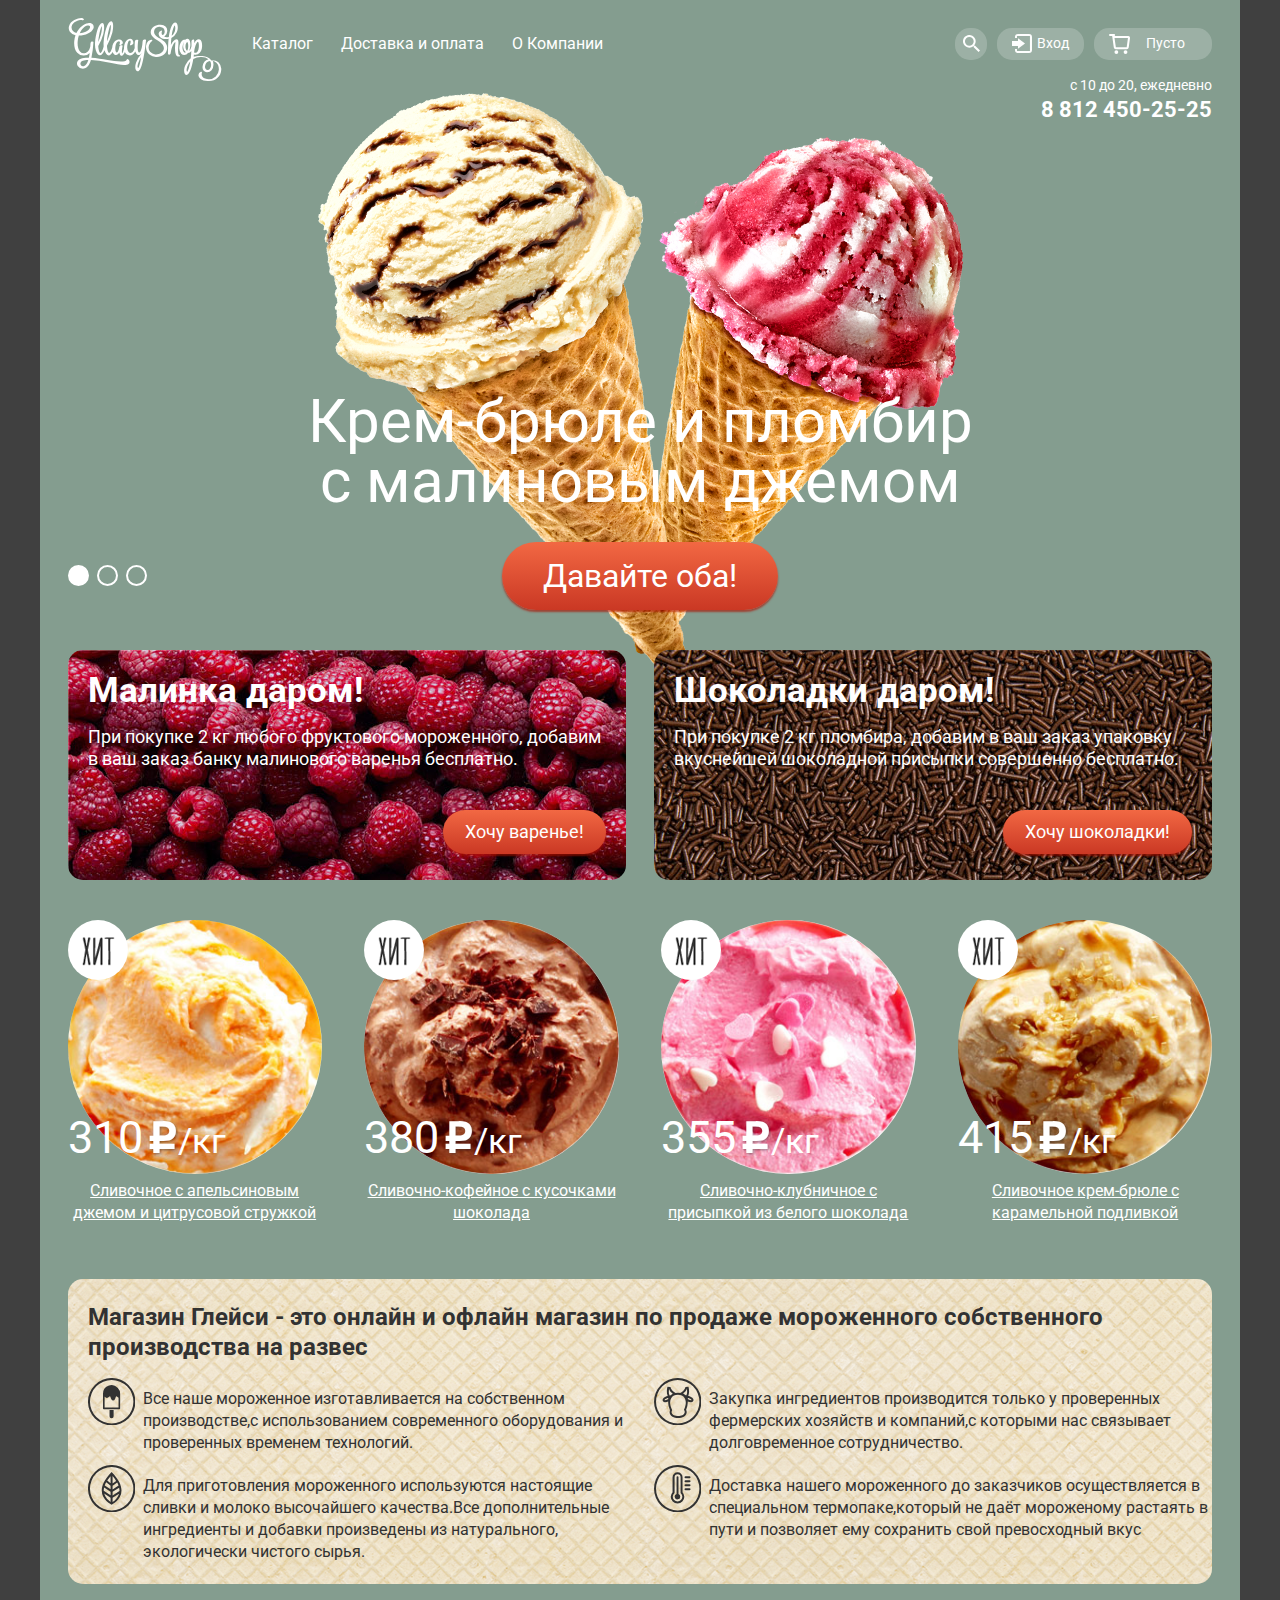
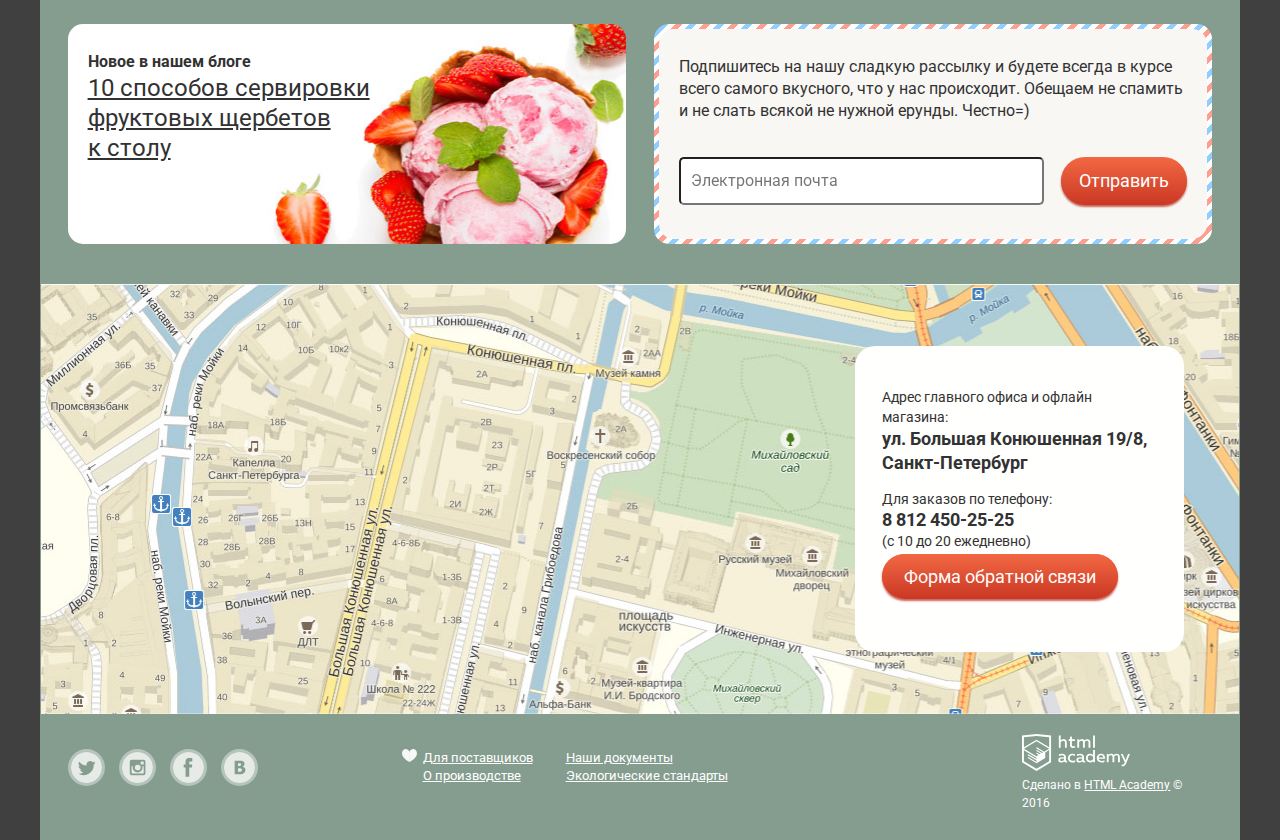
<file: index.html>
<!DOCTYPE html>
<html lang="ru">
    <head>
        <meta charset="utf-8">
        <title>Главная: Глейси</title>
        <link href='https://fonts.googleapis.com/css?family=Roboto:400,500,700&subset=latin,cyrillic' rel='stylesheet' type='text/css'>
        <link href="css/normalize.css" rel="stylesheet">
        <link href="css/style.css" rel="stylesheet">
    </head>
    <body>
         
            <input class="hidden" type="radio" id="btn-1" name="toggle" checked>
            <input class="hidden" type="radio" id="btn-2" name="toggle">
            <input class="hidden" type="radio" id="btn-3" name="toggle">
       <div class="wrap">
             <header class="main-header container">
                <div class="header-side-left col-2">
                    <div class="logo">
                        <a><img src="img/logo-gllacy.svg" height="63" width="154" alt="GllacyShop"></a>  
                    </div>
                    <nav class="main-navigation">
                        <ul class="main-menu">
                            <li><a href="catalog.html">Каталог</a>
                                <ul class="sub-menu">
                                    <li><a class="main-new" href="#">Новинки</a></li>
                                    <li><a href="#">Сливочное</a></li>
                                    <li><a href="#">Щербеты</a></li>
                                    <li><a href="#">Фруктовый лед</a></li>
                                    <li><a href="#">Мелорин</a></li>
                                </ul>
                            </li>
                            <li><a href="#">Доставка и оплата</a></li>
                            <li><a href="#">О Компании</a></li>
                        </ul>
                    </nav>
                </div>
                <div class="header-side-right col-1">   
                    <section class="user-block col-1">                        
                        <a class="search" href="form-search.html"></a>                        
                        <a class="entrance" href="form-entrance.html">Вход</a>                        
                        <a class="shopping-cart" href="form-shopping-cart.html">Пусто</a>                    
                    </section>
                    <div class="hours-phone col-1">
                        <p>с 10 до 20, ежедневно</p>
                        <b class="hours">8 812 450-25-25</b>
                    </div>
                 </div>    
                        
            </header>
            <main class="container">
                <section class="index-slider">
                    <div class="slide" id="slide1">
                        <div class="slide-title">Крем-брюле и пломбир
                            с малиновым джемом</div>
                        <a class="slide-btn btn-style" href="#">Давайте оба!</a>
                    </div>
                    <div class="slide" id="slide2">
                        <div class="slide-title">Шоколадный пломбир 
                            и лимонный сорбет</div>
                        <a class="slide-btn btn-style" href="#">Давайте оба!</a>
                    </div>
                    <div class="slide" id="slide3">
                        <div class="slide-title">Пломбир с помадкой
                            и клубничный щербет</div>
                        <a class="slide-btn btn-style" href="#">Давайте оба!</a>
                    </div>
                    <div class="slider-controls">
                        <label for="btn-1"></label>
                        <label for="btn-2"></label>
                        <label for="btn-3"></label>
                    </div>

                </section>

                <section class="promo">
                    <div class="discount raspberry col-2">
                        <h2>Малинка даром!</h2>
                        <p>При покупке 2 кг любого фруктового мороженного, добавим
                        в ваш заказ банку малинового варенья бесплатно.</p>
                        <a class="btn-promo btn-style" href="#">Хочу варенье!</a>
                    </div>
                    <div class="discount chocolate col-2">
                        <h2>Шоколадки даром!</h2>
                        <p>При покупке 2 кг пломбира, добавим в ваш заказ упаковку
                        вкуснейшей шоколадной присыпки совершенно бесплатно.</p>
                        <a class="btn-promo btn-style" href="#">Хочу шоколадки!</a>
                    </div> 
                </section>
                
                <section class="catalog-ice-creams">
                    <div class="ice-creams col-1">
                        <div class="img-ice-creams">
                           <div class="icon-hit"></div>
                            <a href="#"><img src="img/orange.jpg" height="267" width="267" alt="Хит Сливочное с апельсиновым джемом и цитрусовой стружкой"></a>
                            
                            <div class="price"> <span class="ruble">310</span>/кг
                            </div>
                        </div>                    
                        <a href="#">Сливочное с апельсиновым джемом и цитрусовой стружкой</a>
                        <div class="quick-view">
                            <a class="quick-view-btn btn-style" href="#">Быстрый просмотр</a>
                        </div>
                    </div>
                    <div class="ice-creams col-1">
                       <div class="img-ice-creams">
                            <div class="icon-hit"></div>                        
                            <a href="#"><img src="img/coffee.jpg" height="267" width="267" alt="Хит Сливочно-кофейное с кусочками шоколада"></a>
                             <div class="price"> <span class="ruble">380</span>/кг
                            </div>
                        </div>
                        <a href="#">Сливочно-кофейное с кусочками шоколада</a>
                        <div class="quick-view">
                            <a class="quick-view-btn btn-style" href="#">Быстрый просмотр</a>
                        </div>         
                    </div>
                    <div class="ice-creams col-1">
                       <div class="img-ice-creams">
                            <div class="icon-hit"></div>
                            <a href="#"><img src="img/strawberry.jpg" height="267" width="267" alt="Хит Сливочно-клубничное с присыпкой из белого шоколада"></a>
                             <div class="price"> <span class="ruble">355</span>/кг
                            </div>
                        </div>
                        <a href="#">Сливочно-клубничное с присыпкой из белого шоколада</a>                      
                        <div class="quick-view">
                            <a class="quick-view-btn btn-style" href="#">Быстрый просмотр</a>
                        </div>
                    </div>
                    <div class="ice-creams col-1">
                       <div class="img-ice-creams">
                            <div class="icon-hit"></div>
                            <a href="#"><img src="img/caramel-cream.jpg" height="267" width="267" alt="Хит крем-брюле с карамельной подливкой"></a>
                             <div class="price"> <span class="ruble">415</span>/кг
                            </div>
                        </div>
                        <a href="#">Сливочное крем-брюле с карамельной подливкой</a>
                         <div class="quick-view">
                            <a class="quick-view-btn btn-style" href="#">Быстрый просмотр</a>
                        </div>              
                    </div>
                </section>

              
               
                <section class="advantages">
                    <h1>Магазин Глейси - это онлайн и офлайн магазин по продаже мороженного собственного
                    производства на развес</h1>
                    <div class="advantages-all">
                       <div class="advantage-item col-2">
                           <div class="icon ice-cream">
                           </div>
                           <p>Все наше мороженное изготавливается на собственном
                           производстве,с использованием современного оборудования
                           и проверенных временем технологий.</p>
                       </div>
                       <div class="advantage-item col-2">
                           <div class= "icon cow">
                           </div>
                           <p>Закупка ингредиентов производится только у проверенных
                           фермерских хозяйств и компаний,с которыми нас связывает
                           долговременное сотрудничество.</p>
                       </div> 
                       <div class="advantage-item col-2">
                           <div class="icon sheet">
                           </div>
                           <p>Для приготовления мороженного используются настоящие
                            сливки и молоко высочайшего качества.Все дополнительные
                           ингредиенты и добавки произведены из натурального,
                           экологически чистого сырья.</p>
                       </div> 
                       <div class="advantage-item col-2">
                           <div class="icon thermometer">
                           </div>
                           <p>Доставка нашего мороженного до заказчиков осуществляется
                           в специальном термопаке,который не даёт мороженому
                           растаять в пути и позволяет ему сохранить свой превосходный
                           вкус</p>
                       </div> 
                    </div>     
                </section>

                <div class="news-subscribe">
                    <section class="side-left col-2">
                        <h4>Новое в нашем блоге</h4>
                        <a class="news" href="#">10 способов сервировки<br> фруктовых щербетов<br> к столу</a>
                    </section>
                    
                    <section class="side-right col-2">
                    <div class=" border-subscribe">                       
                        <form action="https://echo.htmlacademy.ru" method="post">
                            <p class="subscribe-text">Подпишитесь на нашу сладкую рассылку и будете всегда в курсе
                            всего самого вкусного, что у нас происходит. Обещаем не спамить
                                и не слать всякой не нужной ерунды. Честно=)</p>
                            <div class="email-flex">      
                                <input class="email-text" type="text" name="email" placeholder="Электронная почта">
                                <input class="email-btn btn-style" type="submit" value="Отправить">
                            </div>
                        </form>                        
                    </div>
                    </section>
                    
                </div>
               </main>
        
                <div class="map">
                    <iframe src="https://www.google.com/maps/embed?pb=!1m18!1m12!1m3!1d1998.5989424124086!2d30.320894616222443!3d59.93879686904775!2m3!1f0!2f0!3f0!3m2!1i1024!2i768!4f13.1!3m3!1m2!1s0x4696310fca5ba729%3A0xea9c53d4493c879f!2z0JHQvtC70YzRiNCw0Y8g0JrQvtC90Y7RiNC10L3QvdCw0Y8g0YPQuy4sIDE5LCDQodCw0L3QutGCLdCf0LXRgtC10YDQsdGD0YDQsywgMTkxMTg2!5e0!3m2!1sru!2sru!4v1462968114981" width="100%" height="100%" frameborder="0" style="border:0" allowfullscreen></iframe>
                    
                    <div class="contacts">
                        <p>Адрес главного офиса и
                        офлайн магазина:<br>
                        <b class="adress">ул. Большая Конюшенная
                            19/8, Санкт-Петербург</b></p>
                        <p>Для заказов по телефону:<br>
                        <b class="phone">8 812 450-25-25</b><br>
                        (с 10 до 20 ежедневно)</p>                        
                        <a class="feedback-form btn-style" href="form-feedback.html">Форма обратной связи</a>                    
                    </div>                     
                </div>
            <div id="yandex-map"></div>
            <footer class="main-footer clearfix container">                
                    <div class="line"></div>
                    <section class="footer-social col-1">
                        <a class="btn-social btn-social-twitter" href="#tw"></a>
                        <a class="btn-social btn-social-inst" href="#inst"></a>
                        <a class="btn-social btn-social-fb" href="#facebook"></a>
                        <a class="btn-social  btn-social-vk" href="#vk"></a>
                    </section>
                    <section class="footer-documentation">                        
                        <a class="provider" href="#">Для поставщиков</a>
                        <a class="documents" href="#">Наши документы</a>
                        <a class="production" href="#">О производстве</a>
                        <a class="ecology" href="#">Экологические стандарты</a>
                        <div class="icon-heart"></div>
                    </section>
                    <section class="footer-copyright col-1">
                        <a class="html-academy"><img src="img/logo-html-academy.svg" height="37" width="108" alt="html academy"></a>
                         <div class="made">Сделано в <a class="html-academy-text" href="htmlacademy.ru">HTML Academy</a> ©  2016</div>
                    </section>                
            </footer>
           
        
                <div class="modal-content-entrance hidden">
            <form class="login-form" action="https://echo.htmlacademy.ru" method="post">
                <input class="login-email" type="email" name="email"   placeholder="Электронная почта">
                <input class="password" type="password" name="password" placeholder="Пароль ">
                <button type="submit" class="btn-entrance btn-style">Войти</button>
                <a class="remember">Забыли пароль?</a>
                <a class="new-reg">Новая регистрация</a>
            </form>   
        </div>
        <div class="modal-content-feedback hidden">
            <button class="modal-feedback-close" type="button">Закрыть</button>
            <h2>Мы обязательно вам ответим!</h2>
            <form class="modal-feedback-form" action="https://echo.htmlacademy.ru" method="post">
                <input class="feedback-name" type="text" name="feedback-name" placeholder="Как вас зовут?" autofocus>
                <input class="feedback-email" type="email" name="feedback-email" placeholder="Ваша почта для ответа?">
                <input class="feedback-text" type="text" name="feedback-text" placeholder="Напишите что-нибудь...">
                <button type="submit" class="btn-send btn-style">Отправить</button>
            </form>            
        </div>
        
        <div class="modal-overlay hidden"></div>
        
        <div class="modal-content-search hidden">
            <form class="modal-search-form" action="https://echo.htmlacademy.ru" method="post">
                <input class="modal-search" type="search" name="modal-search" placeholder="Что ищем?" autofocus>
            </form>
        </div>
        <div class="modal-content-shopping-cart hidden">

            <div class="table">

<!--
                <div class="raw">
                    <div class="cell">
                        <button class="modal-content-shopping-cart-close">Закрыть</button>
                    </div>
                    <div class="cell"><img src="img/orange.jpg" height="33" width="33" alt="фото"> 
                    </div>
                    <div class="cell">Пломбир с апельсиновым джемом
                    </div>
                    <div class="cell">1,5кгx<span>200руб.</span>
                    </div>
                    <div class="cell">300руб.
                    </div>
                </div>
                <div class="raw">
                    <div class="cell">
                        <button class="modal-content-shopping-cart-close">Закрыть</button>
                    </div>
                    <div class="cell"><img src="img/strawberry.jpg" height="33" width="33" alt="фото">
                    </div>
                    <div class="cell">Клубничный пломбир с присыпкой из белого шоколада
                    </div>
                    <div class="cell">1,5кгх<span>300руб.</span>
                    </div>
                    <div class="cell">450руб.
                    </div>
                </div>  
-->

            </div>

            <div class="total-price"><b>Итого:0руб.</b></div>
             <a class="checkout-btn btn-style" href="#">Оформить заказ</a>
        </div>
        </div>

        <script src="js/script.js">
            <script src="https://api-maps.yandex.ru/services/constructor/1.0/js/?sid=yvnDKoX-QcMBA4EBBz7f5XVOTty4KoxW&width=1200&height=430&id=yandex-map"></script>
        </script>    

    </body>
</html>
</file>
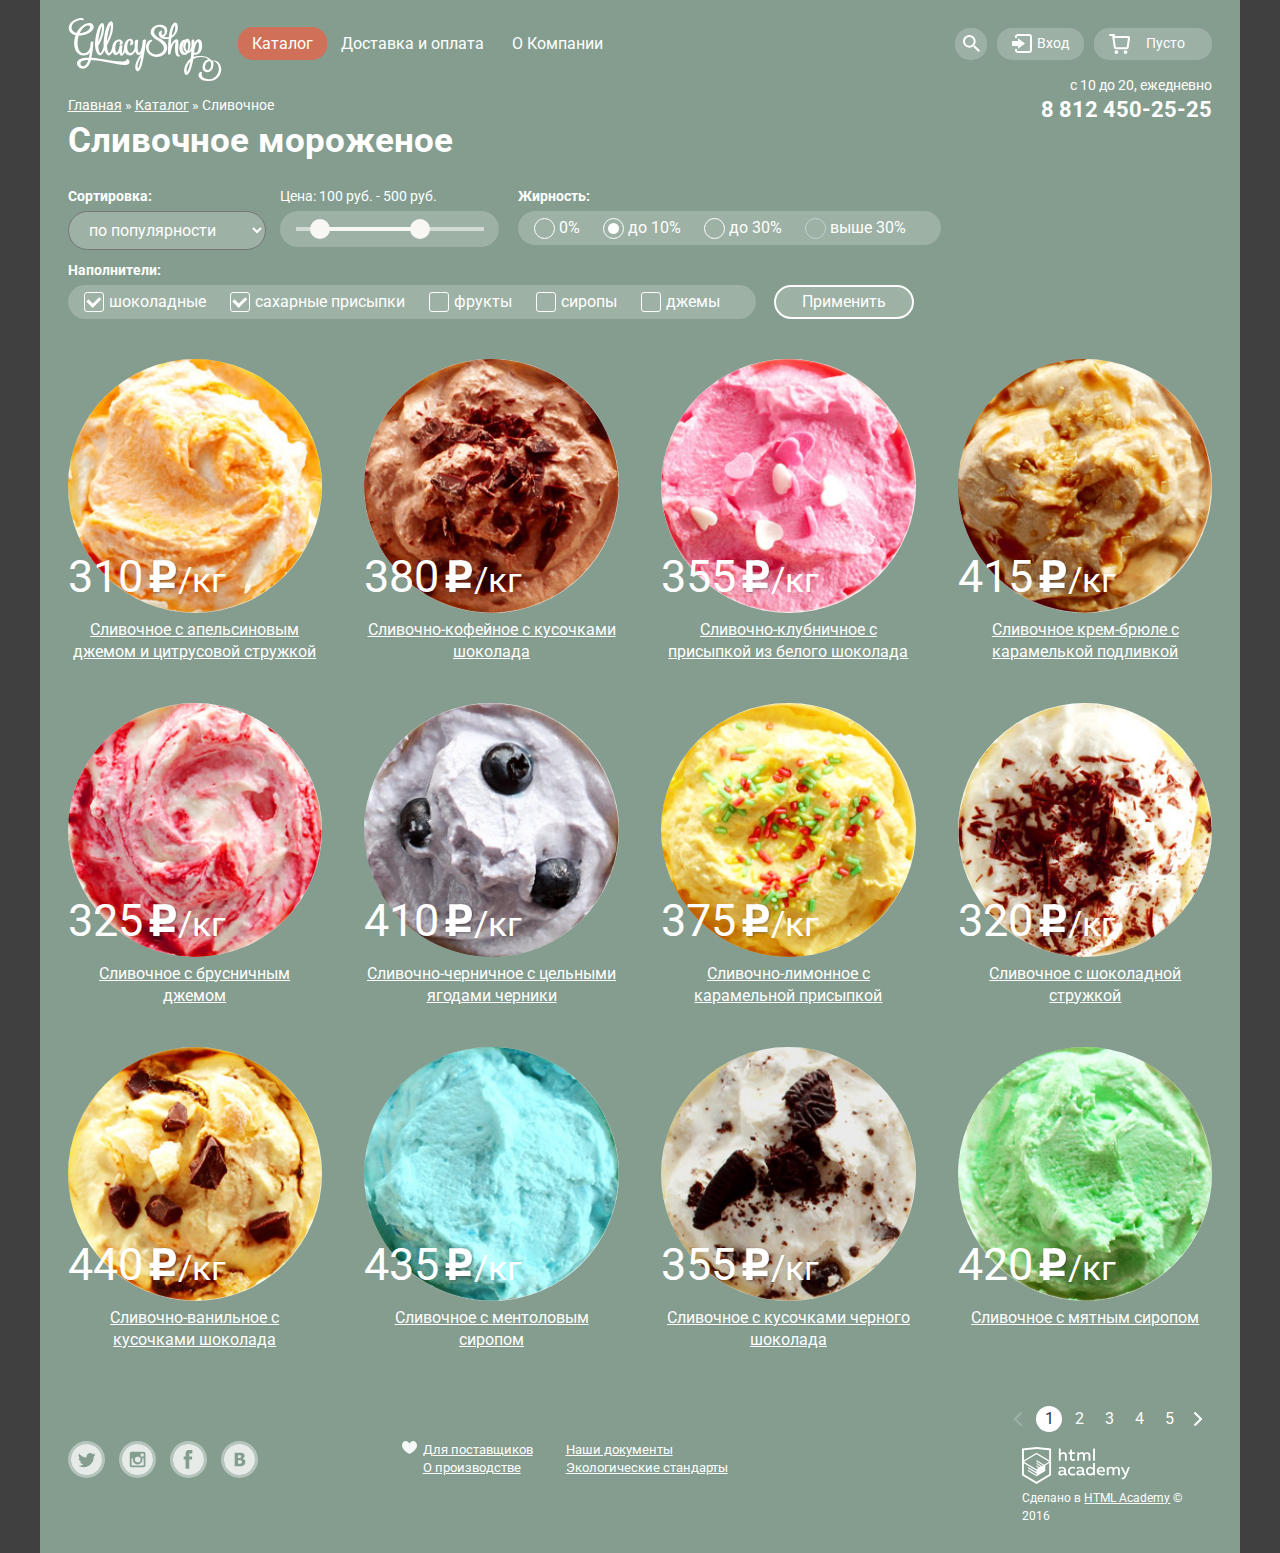
<file: catalog.html>
<!DOCTYPE html>
<html lang="ru">
    <head>
        <meta charset="utf-8">
        <title>Каталог: Глейси</title>
        <link href='https://fonts.googleapis.com/css?family=Roboto:400,500,700&subset=latin,cyrillic' rel='stylesheet' type='text/css'>
        <link href="css/normalize.css" rel="stylesheet">
        <link href="css/style.css" rel="stylesheet">
    </head>
    <body>
        <div class="wrap">        
            <header class="main-header container">
                   <div class="header-side-left col-2">                
                    <div class="logo">
                        <a href="index.html"><img src="img/logo-gllacy.svg" height="63" width="154" alt="GllacyShop"></a>  
                    </div>
                    <nav class="main-navigation">
                        <ul class="main-menu">
                            <li><a class="current">Каталог</a>
                                <ul class="sub-menu">
                                    <li><a class="main-new" href="#">Новинки</a></li>
                                    <li><a href="#">Сливочное</a></li>
                                    <li><a href="#">Щербеты</a></li>
                                    <li><a href="#">Фруктовый лед</a></li>
                                    <li><a href="#">Мелорин</a></li>
                                </ul>
                            </li>
                            <li><a href="#">Доставка и оплата</a></li>
                            <li><a href="#">О Компании</a></li>
                        </ul>
                    </nav>
                </div>
                    <div class="header-side-right col-1">   
                    <section class="user-block col-1">                        
                        <a class="search" href="form-search.html"></a>                        
                        <a class="entrance" href="form-entrance.html">Вход</a>                        
                        <a class="shopping-cart" href="form-shopping-cart.html">Пусто</a>                    
                    </section>
                    <div class="hours-phone col-1">
                        <p>с 10 до 20, ежедневно</p>
                        <b class="hours">8 812 450-25-25</b>
                    </div>
                 </div>    
                        
            </header>

            <main class="container">
                <nav class="breadcrumbs col-1">
                    <ul>
                        <li><a class="index-page" href="index.html">Главная</a></li>
                        <li>»</li>
                        <li><a class="catalog-page" href="#">Каталог</a></li>
                        <li>»</li>
                        <li class="current">Сливочное</li>
                    </ul>
                </nav>
                <h1>Сливочное мороженое</h1>
                <div class="all-filters row">
                    <form class="filter-form" action="https://echo.htmlacademy.ru" method="post">
                        <div class="sorting">
                            <h3>Сортировка:</h3>
                            <select class="sorting-select" name="sorting">
                                <option value="by-popularity">по популярности</option>
                                <option value="cheap">сначала недорогие</option>
                                <option value="expensive">сначала дорогие</option>
                                <option value="by-fat">по жирности</option>
                            </select>
                        </div>
                        <div class="range-filter">
                            <div class="price-controls">
                                Цена: <span>100</span> руб. - <span>500</span> руб.
                            </div>
                            <div class="range-controls">
                                <div class="scale">
                                    <div class="bar"></div>
                                </div>
                                <div class="toggle min-toggle"></div>
                                <div class="toggle max-toggle"></div>
                            </div>
                        </div>

                        <div class="fat-filter">                    
                            <h3>Жирность:</h3>
                            <div class="filter-radio">
                                <ul>
                                    <li><label class="login-radio"><input type="radio" name="filter" value="0%"><span class="radio-indicator"></span> 0%</label></li>
                                    <li><label class="login-radio"><input type="radio" name="filter" value="0%" checked><span class="radio-indicator"></span> до 10%</label></li>
                                    <li><label class="login-radio"><input type="radio" name="filter" value="0%"><span class="radio-indicator"></span> до 30%</label></li>
                                    <li><label class="login-radio"><input type="radio" name="filter" value="0%"><span class="radio-indicator disabled-filter"></span> выше 30%</label></li>                                
                                </ul>
                            </div> 
                        </div>
                        <div class="filter-fillers">
                            <h3>Наполнители:</h3>
                            <ul>
                                <li><label class="login-checkbox"><input type="checkbox" name="fillers[]" value="шоколадные" checked><span class="checkbox-indicator"></span> шоколадные</label></li>
                                <li><label class="login-checkbox"><input type="checkbox" name="fillers[]" value="сахарные присыпки" checked><span class="checkbox-indicator"></span> сахарные присыпки</label></li>
                                <li><label class="login-checkbox"><input type="checkbox" name="fillers[]" value="фрукты"><span class="checkbox-indicator"></span> фрукты</label></li>
                                <li><label class="login-checkbox"><input type="checkbox" name="fillers[]" value="сиропы"><span class="checkbox-indicator"></span> сиропы</label ></li>
                                <li><label class="login-checkbox"><input type="checkbox" name="fillers[]" value="джемы"><span class="checkbox-indicator"></span> джемы</label></li>
                            </ul>
                        </div>
                        <button type="submit" class="filter-btn">Применить</button>
                    </form> 
                </div>

                <section class="catalog-ice-creams">
                    <div class="ice-creams col-1">
                       <div class="img-ice-creams"> 
                            <a href="#"><img src="img/orange.jpg" height="267" width="267" alt="Сливочное с апельсиновым джемом и цитрусовой стружкой"></a>
                            <div class="price"> <span class="ruble">310</span>/кг
                            </div>
                        </div>                
                        <a href="#">Сливочное с апельсиновым джемом и цитрусовой стружкой</a>
                         <div class="quick-view">
                            <a class="quick-view-btn btn-style" href="#">Быстрый просмотр</a>
                        </div>
                    </div>
                    <div class="ice-creams col-1">
                       <div class="img-ice-creams"> 
                            <a href="dd"><img src="img/coffee.jpg" height="267" width="267" alt="Сливочно-кофейное с кусочками шоколада"></a>
                            <div class="price"> <span class="ruble">380</span>/кг
                            </div>
                        </div>  
                        <a href="#">Сливочно-кофейное с кусочками шоколада</a>
                        <div class="quick-view">
                            <a class="quick-view-btn btn-style" href="#">Быстрый просмотр</a>
                        </div>
                    </div>
                    <div class="ice-creams col-1">
                       <div class="img-ice-creams"> 
                            <a href="#"><img src="img/strawberry.jpg" height="267" width="267" alt="Сливочно-клубничное с присыпкой из белого шоколада"></a>
                            <div class="price"> <span class="ruble">355</span>/кг
                            </div>
                        </div>  
                        <a href="#">Сливочно-клубничное с присыпкой из белого шоколада</a>
                        <div class="quick-view">
                            <a class="quick-view-btn btn-style" href="#">Быстрый просмотр</a>
                        </div>
                    </div>
                    <div class="ice-creams col-1">
                       <div class="img-ice-creams"> 
                            <a href="#"><img src="img/caramel-cream.jpg" height="267" width="267" alt="Сливочное крем-брюле с карамелькой подливкой"></a>
                            <div class="price"> <span class="ruble">415</span>/кг
                            </div>
                        </div>  
                        <a href="#">Сливочное крем-брюле с карамелькой подливкой</a>
                        <div class="quick-view">
                            <a class="quick-view-btn btn-style" href="#">Быстрый просмотр</a>
                        </div>
                    </div>
                    <div class="ice-creams col-1">
                           <div class="img-ice-creams"> 
                            <a href="#"><img src="img/cowberry.jpg" height="267" width="267" alt="Сливочное с брусничным джемом"></a>
                            <div class="price"> <span class="ruble">325</span>/кг
                            </div> 
                        </div> 
                        <a href="#">Сливочное с брусничным джемом</a>
                        <div class="quick-view">
                            <a class="quick-view-btn btn-style" href="#">Быстрый просмотр</a>
                        </div>
                    </div>
                    <div class="ice-creams col-1">
                       <div class="img-ice-creams"> 
                            <a href="#"><img src="img/bilberry.jpg" height="267" width="267" alt="Сливочно-черничное с цельными ягодами черники"></a>
                            <div class="price"> <span class="ruble">410</span>/кг
                            </div>
                        </div>  
                        <a href="#">Сливочно-черничное с цельными ягодами черники</a>
                        <div class="quick-view">
                            <a class="quick-view-btn btn-style" href="#">Быстрый просмотр</a>
                        </div>                        
                    </div>
                    <div class="ice-creams col-1">
                       <div class="img-ice-creams"> 
                            <a href="#"><img src="img/lemon.jpg" height="267" width="267" alt="Сливочно-лимонное с карамельной присыпкой"></a>
                            <div class="price"> <span class="ruble">375</span>/кг
                            </div>
                        </div>  
                        <a href="#">Сливочно-лимонное с карамельной присыпкой</a>
                        <div class="quick-view">
                            <a class="quick-view-btn btn-style" href="#">Быстрый просмотр</a>
                        </div>                        
                    </div>
                    <div class="ice-creams col-1">
                           <div class="img-ice-creams"> 
                            <a href="#"><img src="img/chocolate-chips.jpg" height="267" width="267" alt="Сливочное с шоколадной стружкой"></a>
                            <div class="price"> <span class="ruble">320</span>/кг
                            </div>
                        </div>  
                        <a href="#">Сливочное с шоколадной стружкой</a>
                        <div class="quick-view">
                            <a class="quick-view-btn btn-style" href="#">Быстрый просмотр</a>
                        </div>                        
                    </div>
                    <div class="ice-creams col-1">
                       <div class="img-ice-creams"> 
                            <a href="#"><img src="img/vanilla.jpg" height="267" width="267" alt="Сливочно-ванильное с кусочками шоколада"></a>
                            <div class="price"> <span class="ruble">440</span>/кг
                            </div> 
                        </div> 
                        <a href="dd">Сливочно-ванильное с кусочками шоколада</a>
                        <div class="quick-view">
                            <a class="quick-view-btn btn-style" href="#">Быстрый просмотр</a>
                        </div>                        
                    </div>
                    <div class="ice-creams col-1"> 
                           <div class="img-ice-creams">
                            <a href="#"><img src="img/menthol.jpg" height="267" width="267" alt="Сливочное с ментоловым сиропом"></a>
                            <div class="price"> <span class="ruble">435</span>/кг
                            </div>  
                        </div>
                        <a href="#">Сливочное с ментоловым сиропом</a>
                        <div class="quick-view">
                            <a class="quick-view-btn btn-style" href="#">Быстрый просмотр</a>
                        </div>                        
                    </div>
                    <div class="ice-creams col-1"> 
                           <div class="img-ice-creams">
                            <a href="#"><img src="img/black-chocolate.jpg" height="267" width="267" alt="Сливочное с кусочками черного шоколада"></a>
                            <div class="price"> <span class="ruble">355</span>/кг
                            </div>  
                        </div>
                        <a href="#">Сливочное с кусочками черного шоколада</a>
                        <div class="quick-view">
                            <a class="quick-view-btn btn-style" href="#">Быстрый просмотр</a>
                        </div>                        
                    </div>
                    <div class="ice-creams col-1"> 
                       <div class="img-ice-creams">
                            <a href="#"><img src="img/mint.jpg" height="267" width="267" alt="Сливочное с мятным сиропом"></a>
                            <div class="price"> <span class="ruble">420</span>/кг
                            </div> 
                        </div> 
                        <a href="#">Сливочное с мятным сиропом</a>
                        <div class="quick-view">
                            <a class="quick-view-btn btn-style" href="#">Быстрый просмотр</a>
                        </div>
                    </div>
                </section>

                <div class="paginator col-1">
                    <a class="prev disabled" href="#prev">Назад</a>
                    <a class="btn-page current" href="#1">1</a>
                    <a class="btn-page" href="#2">2</a>
                    <a class="btn-page" href="#3">3</a>
                    <a class="btn-page" href="#4">4</a>
                    <a class="btn-page" href="#5">5</a>
                    <a class="next" href="#next">Вперёд</a>
                    <div class="line"></div>
                </div>                
            </main>


             <footer class="main-footer container clearfix">               
                    
                    <section class="footer-social col-1">
                        <a class="btn-social btn-social-twitter" href="#tw"></a>
                        <a class="btn-social btn-social-inst" href="#inst"></a>
                        <a class="btn-social btn-social-fb" href="#facebook"></a>
                        <a class="btn-social  btn-social-vk" href="#vk"></a>
                    </section>
                    <section class="footer-documentation">                        
                        <a class="provider" href="#">Для поставщиков</a>
                        <a class="documents" href="#">Наши документы</a>
                        <a class="production" href="#">О производстве</a>
                        <a class="ecology" href="#">Экологические стандарты</a>
                        <div class="icon-heart"></div>
                    </section>
                    <section class="footer-copyright col-1">
                        <a class="html-academy"><img src="img/logo-html-academy.svg" height="37" width="108" alt="html academy"></a>
                         <div class="made">Сделано в <a class="html-academy-text" href="htmlacademy.ru">HTML Academy</a> ©  2016</div>
                    </section>                
            </footer>
          
        
        
            <div class="modal-content-entrance hidden">
                <form class="login-form" action="https://echo.htmlacademy.ru" method="post">
                    <input class="login-email" type="email" name="email"   placeholder="Электронная почта">
                    <input class="password" type="password" name="password" placeholder="Пароль ">
                    <button type="submit" class="btn-entrance btn-style">Войти</button>
                    <a class="remember">Забыли пароль?</a>
                    <a class="new-reg">Новая регистрация</a>
                </form>   
            </div>

             <div class="modal-content-search hidden">
                <form class="modal-search-form" action="https://echo.htmlacademy.ru" method="post">
                    <input class="modal-search" type="search" name="modal-search" placeholder="Что ищем?" autofocus>
                </form>
            </div>

           <div class="modal-content-shopping-cart hidden">
                <div class="table">
                    <div class="raw">
                        <div class="cell">
                            <button class="modal-content-shopping-cart-close">Закрыть</button>
                        </div>
                        <div class="cell"><img src="img/orange.jpg" height="33" width="33" alt="фото"> 
                        </div>
                        <div class="cell">Пломбир с апельсиновым джемом
                        </div>
                        <div class="cell">1,5кгx<span>200руб.</span>
                        </div>
                        <div class="cell">300руб.
                        </div>
                    </div>
                    <div class="raw">
                        <div class="cell">
                            <button class="modal-content-shopping-cart-close">Закрыть</button>
                        </div>
                        <div class="cell"><img src="img/strawberry.jpg" height="33" width="33" alt="фото">
                        </div>
                        <div class="cell">Клубничный пломбир с присыпкой из белого шоколада
                        </div>
                        <div class="cell">1,5кгх<span>300руб.</span>
                        </div>
                        <div class="cell">450руб.
                        </div>
                    </div>  
                </div>
                <div class="total-price"><b>Итого:750руб.</b></div>
                 <a class="checkout-btn btn-style" href="#">Оформить заказ</a>
            </div>
        </div> 
        
        <script src="js/script.js">
        </script> 
    </body>
</html>
</file>
<file: css/style.css>
body {    
    color: #fff;
    font-weight: normal;
    font-family: "Roboto","Helvetica",neue;
    margin: 0 auto;
    padding: 0;
    background: #404040 ;
    min-width: 900px;
    max-width: 1200px;    
}

/*
.wrap a:hover {
    color: #ffbc9e;
}
*/

.wrap {
    min-width: 900px;
    max-width: 1200px;
    margin: 0 auto;
    padding: 2.3%;    
    position: relative;    
    box-sizing: border-box;
    font-size: 16px;
    line-height: 22px;
    color: #323232;
    font-weight: normal; 
    -webkit-flex-basis: 100%; 
    -ms-flex-preferred-size: 100%; 
    flex-basis: 100%;
    background: #849d8f;
    transition: background 0.5s ease;
    
}

.col-1 {
    -webkit-flex-basis: 22.2%;
    -ms-flex-preferred-size: 22.2%;
    flex-basis: 22.2%;
    box-sizing: border-box;
    min-width: 200px;
    max-width: 267px;
}

.col-2 {
    -webkit-flex-basis: 48.8%;
    -ms-flex-preferred-size: 48.8%;
    flex-basis: 48.8%;
    box-sizing: border-box;
    min-width: 420px;
    max-width: 560px;
}

.row { 
    -webkit-flex-basis: 100%; 
    -ms-flex-preferred-size: 100%; 
    flex-basis: 100%;
    box-sizing: border-box;
    
}



.btn-style {
    box-shadow: 0 2px 2px 0 rgba(172,16,0,0.64);
    background-image: linear-gradient(0deg,#ca3824,#f26843);
}

.btn-style:hover {
    box-shadow: 0 2px 2px 0 rgba(172,16,0,1);
    background-image: linear-gradient(0deg,#e74a35,#f26843);
}

.btn-style:active {
    box-shadow: inset 0 2px 2px 0 rgba(148,39,24,1);
    background-image: linear-gradient(0deg,#e74a35,#f26843);
}

h1 {
    margin: 0;
    padding: 0;
    font-size: 35px;
    line-height: 41px;
    color: #fff;
    margin-bottom: 27px;
}

.hidden {
    display: none;
}

.show {
    display: block;
}

.clearfix::after {
    content: "";
    display: table;
    clear: both;
}



.main-header {    
    display: flex;
    flex-flow: row wrap;
    justify-content: space-between;
}

.header-side-left {
    display: flex;
    flex-flow: row nowrap;
    justify-content: flex-start;
    min-width: 560px;
}

.header-side-right {
    min-width: 267px;
}

.main-navigation {  
    }

.logo {    
    width: 155px;
    margin-top: -10px;
    margin-right: 15px;
}

.main-menu {
    list-style: none;
    margin:0;
    padding: 0;
    font-size: 0;
}

.main-menu > li {
    display: inline-block;
    vertical-align: top;
    padding: 7px 0px;
    position: relative;    
}

.main-menu > li > a {
    color: #fff;
    font-size: 16px;
    line-height: 18px;
    padding: 7px 14px;    
    border-radius: 15px;
    text-decoration: none;
    
}

.main-menu > li > a:hover {
    background-color: #f7f6f3;
    color: #333;
}

.main-menu > li > a:active {
    background-color: #ededed;
    box-shadow: inset 0 2px 1px 0 rgba(105,105,105,1);
}

.main-menu .current {
    padding: 7px 14px;
    background-color: #d07058;
    border-radius: 15px;
    text-decoration: none;    
}

.main-menu .sub-menu {
    list-style: none;
    margin:0;
    padding: 0;
    background-color: #f8f7f4;
    position: absolute;
    min-width: 143px;
    display: none;
    z-index: 30;
    top: 40px;
    left: 15px;
    border-radius: 5px;
}

.main-new {
    position: relative;
}

.main-new:after {
    position: absolute;
    content: "";
    width: 128px;
    height: 1px;
    background-color: #d1d0ce;
    top:100%;
    left: 7px;
      
}

.main-menu .sub-menu a {
    display: block;    
    padding: 10px 0px 13px 21px;    
    color: #323232;
    font-size: 14px;
    line-height: 16px;
    text-decoration: none;
    border-radius: 5px;
}

.main-menu > li:hover .sub-menu {
    display: block;
}

.main-menu .sub-menu a:hover {
    background-color: #fbded7;
}

.main-menu .sub-menu a:active {
    background-color: #f6b5a5;
}

.user-block {    
    display: flex;
    flex-flow: row wrap;
    justify-content: flex-end;
    min-width: 267px;
    margin-bottom: 17px;
    
}

.user-block a {
    color: #fff;
    font-size: 14px;
    line-height: 16px;
    text-decoration: none;    
}

.search {
    margin: 0;
    padding: 0;    
    height: 32px;
    width: 32px;
    border-radius: 15px;
    background:  url(../img/icon-search.svg) no-repeat 8px ;
    background-color: rgba(255,255,255,0.2);
}

.search:hover {
    background: url(../img/icon-search-active.svg) no-repeat 8px;
    background-color: rgba(248,247,244,1);
}

.entrance,.shopping-cart {
    margin: 0;
    padding: 0;
    margin-left: 10px;
     padding: 7px 15px 7px 40px;        
    border-radius: 15px;
    text-align: center;
    
}

.entrance:hover {
    color: #323232;
    background: url(../img/icon-entrance-hover.svg) no-repeat 15px;
    background-color: rgba(248,247,244,1);
}

.entrance {
   background: url(../img/icon-entrance.svg) no-repeat 15px;
   background-color: rgba(255,255,255,0.2);
    
}

.shopping-cart {
    background: url(../img/icon-shopping-cart-empty.svg) no-repeat 15px;
    background-color: rgba(255,255,255,0.2);
    width: 118px;
    box-sizing: border-box;
}

.shopping-cart:hover {
    color: #323232;
    background: url(../img/icon-shopping-cart-full.png) no-repeat 15px;
    background-color: rgba(248,247,244,0.99);
}

.hours-phone {
    display: flex;
    flex-flow: row wrap;
    justify-content: flex-end;
    
    color: #fff;
    font-size: 14px;
    line-height: 16px;    
}

.hours-phone p {
    margin: 0;
    padding: 0;
    margin-bottom: 5px;    
}

.hours {
    color: #fff;
    font-size: 22px;
    line-height: 24px;
}

.index-slider {
    position: relative;
    padding-top: 270px;
    text-align: center;
    color: #fff;    
}

.slide {
    display: none;
}

.slide-title {
    width: 700px;
    margin: 0 auto;
    margin-bottom: 30px;
    font-size: 60px;
    line-height: 60.35px;
}

.slide-btn {
    display: inline-block;
    vertical-align: top;
    padding: 12px 41px;
    font-size: 32px;
    line-height: 44px;
    vertical-align: top;
    color: #fff;
    text-decoration: none;
    border-radius: 100px; 
    margin-bottom: 40px;
}

.slider-controls {
    position: absolute;
    bottom: 25px;
    top:100%;
    left:0;    
    z-index:20;
    font-size: 0;
    margin-top: -85px
}

.slider-controls label {
    display: inline-block;
    vertical-align: top;
    width: 17px;
    height: 17px;
    margin-right: 8px;    
    border: 2px solid #fff;
    border-radius: 50%;
    cursor: pointer;
}

.slider-controls label:hover {
    background-color: #fff;
    background-color: rgba(255,255,255,0.4);
}

#btn-1:checked ~ .wrap #slide1,
#btn-2:checked ~ .wrap #slide2,
#btn-3:checked ~ .wrap #slide3 {
    display: block;
}


#btn-1:checked ~ .wrap {    
    background: #849d8f url(../img/slide1.png) 50% 5% no-repeat;
}

#btn-2:checked ~ .wrap  {
    background: #8996a6 url(../img/slide2.png) 50% 5% no-repeat;
}

#btn-3:checked ~ .wrap  {
    background: #9d8b84 url(../img/slide3.png) 50% 5% no-repeat;
}

#btn-1:checked ~ .wrap label[for="btn-1"],
#btn-2:checked ~ .wrap label[for="btn-2"],
#btn-3:checked ~ .wrap label[for="btn-3"] {
    background-color: #fff;
}

.wrap:before,
.wrap:after {
    content: "";
    visibility: hidden;
}

.wrap:before,
.wrap:after {
    background-image: url(../img/slide2.png);
}

.wrap:after {
    background-image: url(../img/slide3.png);
}

.breadcrumbs {
    margin-top: -25px;
    margin-bottom: 7px;
    font-size: 14px;
    line-height: 16px;
    color: #fff;
}

.breadcrumbs ul {
    list-style: none;
    margin: 0;
    padding: 0;
}

.breadcrumbs ul li {
    display: inline-block;
    vertical-align: top;
    color: #fff;
    font-size: 14px;
    line-height: 16px;    
}

.breadcrumbs a {
    color: #fff;
    font-size: 14px;
    line-height: 16px;      
}

.all-filters {    
    margin-bottom: 40px;
}

.sorting {
    display: inline-block;
    vertical-align: top;
    width: 193px;
    margin-right: 15px;
    color: #fff; 
}

.sorting h3 {
    margin: 0;
    padding: 0;
    color: #fff;
    font-size: 14px;
    line-height: 16px;
    margin-bottom: 7px;
}

.sorting-select {
    padding: 8px 16px;
    border-radius: 20px;
    background-color: #9db1a5;
    color: #fff;
    font-size: 16px;
    line-height: 18px;  
}

.sorting-select:hover {
    background-color: #fff;
    color: #323232;
}

.range-filter {
    display: inline-block;
    vertical-align: top;
    width: 219px;
    margin-right: 15px;

}

.price-controls {
    color: #fff;
    font-size: 14px;
    line-height: 16px;
    margin-bottom: 7px;
}

.range-controls {
    position: relative;
    padding: 16px;
    border-radius: 20px;
    background-color: #9db1a5;
}

.range-controls .scale {
    height: 4px;
    background-color: #d1dad3;
    width: 188px;
}

.range-controls .bar {
    height: 4px;
    width: 100px;
    margin-left: 30px;
    background-color: #f8f7f4;
}

.toggle {
    position: absolute;
    top: 8px;
    width: 20px;
    height: 20px;
    background-color: #f8f7f4; 
    border-radius: 100%;
    cursor: pointer;
}

.toggle:hover {
    width: 22px;
    height: 22px;
    top: 7px;
}

.min-toggle {
    left: 30px;    
}

.max-toggle {
    left: 130px;
}

.fat-filter {
    display: inline-block;
    vertical-align: top;
    color: #fff;  
}

.fat-filter h3 {
    margin: 0;
    padding: 0;
    font-size: 14px;
    line-height: 16px;
    margin-bottom: 7px;
}

.filter-radio {
    padding: 8px 16px;
    border-radius: 20px;
    background-color: #9db1a5;
    color: #fff;
    font-size: 16px;
    line-height: 18px;
    margin-bottom: 17px;
}

.login-radio {
    position: relative;
    padding-left: 25px;
    cursor: pointer;
}

.login-radio input[type="radio"] {
    display: none;
}

.login-radio input[type="radio"] + .radio-indicator {
    position: absolute;
    top: 0;
    left: 0;
    width: 19px;
    height: 19px;
    border: 1px solid #fff;
    border-radius: 100%;
}

.login-radio:hover input[type="radio"] + .radio-indicator {
    border: 2px solid #fff;
    width: 17px;
    height: 17px;
}

.login-radio input[type="radio"]:checked + .radio-indicator::before {
    position: absolute;
    content: "";
    top:4px;
    left: 4px;
    width: 11px;
    height: 11px;
    background-color: #fff;
    border-radius: 100%;      
}

.login-radio:hover input[type="radio"]:checked + .radio-indicator::before {
    top:3px;
    left:3px;
}

.filter-radio ul {
    list-style: none;
    margin: 0;
    padding: 0;
}

.filter-radio ul li {
    display: inline-block;
    vertical-align: top;
    margin-right: 19px;
    
}

.filter-fillers {
    display: inline-block;
    vertical-align: top;
    margin-right: 14px;
    color: #fff; 
}

.filter-fillers h3 {
    margin: 0;
    padding: 0;
    margin-bottom: 7px;
    color: #fff;
    font-size: 14px;
    line-height: 16px;
}

.filter-fillers ul {
    list-style: none;
    margin: 0;
    padding: 0;
    padding: 8px 16px;
    border-radius: 20px;
    background-color: #9db1a5;
    color: #fff;
    font-size: 16px;
    line-height: 18px;
}


.filter-fillers ul li {
    display: inline-block;
    vertical-align: top;
    padding-right: 20px;
}

.login-checkbox {
    position: relative;
    
     padding-left: 25px;
    cursor: pointer;
}

.login-checkbox input[type="checkbox"] {
    display: none;
}

.login-checkbox input[type="checkbox"] + .checkbox-indicator {
    position: absolute;
    top: 0;
    left: 0;
    width: 18px;
    height: 18px;
    border: 1px solid #fff;
    border-radius: 3px;
} 

.login-checkbox:hover input[type="checkbox"] + .checkbox-indicator {
    width: 16px;
    height: 16px;
    border: 2px solid #fff;
}

.login-checkbox input[type="checkbox"]:checked + 
    .checkbox-indicator::before {
        content: "";
        position: absolute;
        top: 9px;
        left: 1px;
        width: 9px;
        height: 3px;
        background-color: #fff;
        transform: rotate(45deg);
        
}

.login-checkbox:hover input[type="checkbox"]:checked + 
.checkbox-indicator::before {
    top:8px;
    left: 0;
}

.login-checkbox input[type="checkbox"]:checked + 
    .checkbox-indicator::after {
        content: "";
        position: absolute;
        top: 8px;
        left: 5px;
        width: 12px;
        height: 3px;
        background-color: #fff;
        transform: rotate(-45deg);
}

.login-checkbox:hover input[type="checkbox"]:checked + 
.checkbox-indicator::after {
    top:7px;
    left: 4px;
}

.disabled-filter {
    opacity: 0.4;
}

.filter-btn {
    display: inline-block;    
    vertical-align: bottom;
    padding: 6px 26px;
    border-radius: 20px;
    background-color: #9db1a5;
    color: #fff;
    font-size: 16px;
    line-height: 18px;
    border: 2px solid #fcfcfc;
}

.filter-btn:hover {
    background-color: #fff;
    color: #323232;
    border: 2px solid #fff;    
}

.filter-btn:active {
    background-color: #eaeaea;
    color: #323232;
    box-shadow: inset 0 2px 0 0 #696969;
    border: 2px solid #eaeaea; 
}

.catalog-ice-creams {
    display: -webkit-box;
    display: -webkit-flex;
    display: -ms-flexbox;
    display: flex;
    -webkit-flex-flow: row wrap;
    -ms-flex-flow: row wrap;
    flex-flow: row wrap; 
    -webkit-box-pack: justify; 
    -webkit-justify-content: space-between; 
    -ms-flex-pack: justify; 
    justify-content: space-between;
    margin-bottom: 15px;
    }

.ice-creams {    
    margin-bottom: 40px;
    position: relative;
    min-width: 214px;    
    max-width: 278px;   
    
}


.ice-creams img {    
    height: auto;
    width:100%;
    border-radius: 50%;
    
}

.img-ice-creams {
    position: relative;
}

.icon-hit {
    display: block;
    position: absolute;
    top:0;
    left: 0;
    background: #fff url('../img/icon-hit.png');
    width: 60px;
    height: 60px;
    border-radius: 100%;
}


.price {
    position: absolute;    
    top: 75%;    
    color: #fff;
    font-size: 35px;
    line-height: 45px;
}

.ruble {
    font-size: 45px;
    padding-right: 35px;
    background: url(../img/icon-ruble.svg) 80px 9px no-repeat;
}

.ice-creams a {
    margin: 0;
    padding: 0;
    color:#fff;
    font-size: 16px;
    line-height: 22px;
    display: block;
    text-align: center;
    vertical-align: middle;
}

.ice-creams::before {
    display: none;
    position: absolute;
    content: "";
    top:-3px;
    left:-3px;
    width: calc(100% + 5px);  
    height: calc(100% + 80px);
    background-color: rgba(255,255,255,0.2);
    border-radius: 5px;
}

.ice-creams:hover::before  {
    display: block;
}

.quick-view {
    position: absolute;
    top:100%;
    left: 0;
    display: none;    
    width: 100%;
    z-index: 10;
    
}

.quick-view .quick-view-btn {     
    margin: 0;
    padding: 0;
    margin: auto;
    top: 100%;
    left: 0; 
    min-width: 195px;
    max-width: 200px;
    display: block;
    padding: 15px 0;    
    background-color: #f06541;
    border-radius: 100px;
    color: #fff;
    font-size: 18px;
    line-height: 24px;
    text-decoration: none;    
}

.ice-creams:hover .quick-view {
    display: block;   
    
}

.quick-view-btn:hover {
    background-color: #f48568;    
}


.ice-creams:hover a {
    text-decoration: none;
}

.promo {    
    display: -webkit-box;    
    display: -webkit-flex;    
    display: -ms-flexbox;    
    display: flex;
    -webkit-flex-flow: row wrap;
    -ms-flex-flow: row wrap;
    flex-flow: row wrap;
    -webkit-box-pack: justify;
    -webkit-justify-content: space-between;
    -ms-flex-pack: justify;
    justify-content: space-between;      
    margin-bottom: 40px;

}

.raspberry {    
    height: 230px;
    font-size: 18px;
    line-height: 22px;
    color: #fff;
    background: #61010c url(../img/background-discount-raspberry-big.jpg);
    border-radius:15px;    
    padding: 20px;
    
}

.promo h2 {
    margin: 0;
    padding: 0;
    margin-bottom: 15px;
    font-size: 35px;
    line-height: 41px;
}

.promo p {
    margin: 0;
    padding: 0;
    margin-bottom: 40px;
    font-size: 18px;
    line-height: 22px;
}

.chocolate {     
    height: 230px;    
    font-size: 18px;
    line-height: 22px;
    color: #fff;        
    background: #482a1d url(../img/background-discount-chocolate-big.jpg);
    border-radius: 15px;     
    padding: 20px;
    
}

.btn-promo {
    margin: 0;
    padding: 10px 22px;
    background-color: #f06541;
    border-radius: 100px;
    color: #fff;
    font-size: 18px;
    line-height: 24px;
    text-decoration: none;
    float: right;
}

.btn-promo:hover {
    background-color: #f48568;
}



.advantages {
    display: -webkit-box;
    display: -webkit-flex;
    display: -ms-flexbox;
    display: flex;
    -webkit-flex-flow: row wrap;
    -ms-flex-flow: row wrap;
    flex-flow: row wrap;
    min-height: 305px;
    max-height: 372px;
    box-sizing: border-box;
    margin-bottom: 40px;
    background: #ece0c5 url(../img/Background-advantages.png) repeat;
    border-radius:15px;      
    font-size: 16px;
    line-height: 22px;  
}
 
.advantages h1 {
    padding: 0;
    margin: 0;    
    font-size: 24px;
    line-height: 30px; 
    color: #323232;
    margin-bottom: 24px;
    margin-top: 23px;
    margin-left: 20px;
}

.advantages-all {
    display: -webkit-box;
    display: -webkit-flex;
    display: -ms-flexbox;
    display: flex;
    -webkit-flex-flow: row wrap;
    -ms-flex-flow: row wrap;
    flex-flow: row wrap;
    justify-content: space-between;
}

.advantages p {
    margin: 0;
    padding: 0;
    padding-bottom: 20px;
}

.advantage-item {           
    position: relative;
    padding-left: 55px;
}

.advantage-item:nth-child(2n+1) {    
   padding-left: 75px;      
}

.advantage-item .icon {
    width: 47px;
    height: 47px;
    position: absolute;
    top: -10px;
    left: 0px;
}

.advantage-item:nth-child(2n+1) .icon {
    left: 20px;
}

.advantage-item .ice-cream {
background: url(../img/icon-ice-cream.svg) no-repeat;
}

.advantage-item .cow {
background: url(../img/icon-cow.svg) no-repeat;
}

.advantage-item .sheet {
background: url(../img/icon-sheet.svg) no-repeat;
}

.advantage-item .thermometer {
background: url(../img/icon-thermometer.svg) no-repeat;
}

.news-subscribe { 
    display: -webkit-box; 
    display: -webkit-flex; 
    display: -ms-flexbox; 
    display: flex;
    -webkit-box-pack: justify;
    -webkit-justify-content: space-between;
    -ms-flex-pack: justify;
    justify-content: space-between;
    margin-bottom: 40px;
    
}

.news-subscribe .side-left {
    height: 220px;       
    padding: 27px 20px;    
    font-size: 16px;
    line-height: 22px;
    background: #fff url(../img/background-news-side-left-10-ways-of-serving.jpg) no-repeat;
    border-radius:15px;
    
}

.news-subscribe .side-left h4 {
    margin: 0;
    padding: 0;
}

.news-subscribe .side-left a {
    font-size: 24px;
    line-height: 30px;
    color:#323232;
}

.news-subscribe .border-subscribe {   
height: 210px;
    background: #f8f7f4;
    border-radius: 15px;
    padding: 27px 20px; 
    box-sizing: border-box;
    

}

.news-subscribe .side-right {
    background: repeating-linear-gradient(135deg,white,white 5px,#92cdff 5px,#92cdff 10px,white 10px,white 15px,#fe9e90 15px,#fe9e90 20px);
    padding: 5px;
    height: 220px;
    border-radius:15px;    
/*    padding: 35px 25px;    */
    font-size: 16px;
    line-height: 22px;
/*    background: #f8f7f4 url("../img/background-news-side-right-subscribe.png") no-repeat; */
    
}

.subscribe-text {
    margin: 0;
    padding: 0;
    margin-bottom: 35px;
}

.email-flex {
    display: flex;
    justify-content: space-between;
    flex-flow: row nowrap;
}

.email-text {
    padding: 10px;
    box-sizing: border-box;
    width: 365px;
/   min-width: 230px;    
    border-radius: 5px;
    margin-right: 10px;
}

.email-btn {
    padding: 12px 18px;
    background-color: #f06541;
    border-radius: 100px;
    border: none;
    color: #fff;
    text-decoration: none;    
    font-size: 18px;
    line-height: 24px;
}

.email-btn:hover {
    background-color: #f48568;
}
    
.paginator {
    float: right;    
    margin-bottom: 30px;
    padding-left: 61px;
}



.paginator a {
    margin: 0;
    padding: 0;
    text-decoration: none;    
    display: inline-block;
    vertical-align: top;
    color: #fff;
    font-size: 16px;
    line-height: 26px;
    height: 26px;
    width: 26px;
    border-radius: 100%;    
    text-align: center;    
}

.paginator a:hover {
    background-color: #9db1a5;
}

.paginator a:active {
    background-color: #fff;
    color: #323232;
}

.paginator .current {
    background-color: #fff;
    color: #323232; 

}

.disabled {
    opacity: 0.2;
}

.paginator .prev {
    text-indent: -10000px;        
    position: relative;
}

.paginator .next {
    text-indent: -10000px;        
    position: relative;
}

.prev::before,
.prev::after,
.next::before,
.next::after {
    content: "";    
    left: 1px;
    position: absolute;
    width: 10px;
    height: 2px;
    background-color: #fff;
    left:7px;
}

.prev::before,
.next::before {
   -webkit-transform: rotate(-45deg);
   transform: rotate(-45deg);
    top:9px;
}

.next::before {
   -webkit-transform: rotate(225deg);
   transform: rotate(225deg);
    top:9px;
}

.prev::after,
.next::after {
   -webkit-transform: rotate(45deg);
   transform: rotate(45deg);
   top: 15px;  
       
}

.next::after {
   -webkit-transform: rotate(-225deg);
   transform: rotate(-225deg);
   top: 15px; 
}

.map {
    position: relative;    
    height: 430px;
    background:#d9d3ba url(../img/map.jpg) no-repeat;
    width: 104.6%;
    margin-left:-2.3%;
}

.contacts {
    position: absolute;
    top: 0;
    left: 95.4%;
    margin-left: -329px;
    width: 329px;
    height: 306px;
    background-color: #fffffe;
    border-radius: 20px;
    padding: 27px;
    margin-top: 62px;
    box-sizing: border-box;
}

.contacts p {
    font-size: 14px;
    line-height: 20px;
    color: #323232;
}

.contacts .adress {
    font-size: 18px;
    line-height: 24px;
}

.contacts .phone {
    font-size: 18px;
    line-height: 22px;
}

.feedback-form {    
    border: none;
    padding: 12px 22px;
    background-color: #f06541;
    border-radius: 100px;
    color: #fff;
    font-size: 18px;
    line-height: 24px;
    text-decoration: none;    
}

.feedback-form:hover {
    background-color: #f48568;
}

.main-footer {
    position: relative;
    padding-top: 35px;    
}

.footer-social {   
    float:left;    
}

.footer-social .btn-social {
    display: inline-block;
    vertical-align: top;
    height: 31px;
    width: 31px;  
    border: 3px solid rgba(255,255,255,0.5);
    border-radius: 100%;       
    opacity: 0.8;
    margin-right: 10px;    
}

.footer-social .btn-social:hover {    
    opacity: 1.0;    
    border: 3px solid rgba(255,255,255,0.71);
}

.footer-social .btn-social:active {
    opacity: 1.0;    
    border: 3px solid rgb(254,254,254,0.70);
    box-shadow: inset 0 2px 0 0 #888888;
}

.btn-social {
    text-indent: -1000px;
}

.btn-social-twitter {
    background: url(../img/social-twitter.svg)  no-repeat; 
}

.btn-social-inst {
    background: url(../img/social-inst.svg)  no-repeat; 
}

.btn-social-fb {
    background: url(../img/social-fb.svg)  no-repeat; 
}

.btn-social-vk {
    background: url(../img/social-vk.svg)  no-repeat; 
}

/*
.line {
    position: absolute;
    top:0;
    left: 0%;
    height: 1px;
    
    margin-left: -573px;
    background-color: #a9bbb1;    
}
*/

.footer-documentation {    
    position: relative;     
    float: left;
    width: 586px;
    box-sizing: border-box;
}

.footer-documentation a {    
    box-sizing: border-box;
    color: #fff;
    font-size: 13px;
    line-height: 18px;    
    float:left;
    width: 293px;
    padding-left: 5px;
}

.footer-documentation a:nth-child(odd) {
    padding-left: 155px;   
    
}

.footer-documentation .icon-heart {
    width: 15px;
    height: 13px;
    top:0;
    left: 134px;
    position: absolute;    
    background: url(../img/icon-heart.svg) no-repeat;
}

.footer-copyright {      
    float: right;
    padding-left: 77px;
    margin-top:-15px;
}

.footer-copyright a,.footer-copyright {
    color: #fff;
    font-size: 12px;
    line-height: 18px;
}



.modal-content-feedback {
    position: fixed;
    margin: 0;
    padding: 0;
    width: 480px;
    top:30%;  
    left: 50%;
    transform: translate(-50%,-25%);
    padding: 25px;    
    font-size: 16px;
    line-height: 24px;
    background-color: #f8f7f4;
    border-radius: 5px; 
    z-index: 20;
    box-sizing: border-box;
}

.modal-feedback-close {
    position: absolute;
    top: 15px;
    right: 15px; 
    width: 18px;    
    height: 17px;
    font-size: 0;
    background-color: transparent;
    border: 0;
    outline: 0;
    cursor: pointer;    
}

.modal-feedback-close::before,
.modal-feedback-close::after{
    content: "";
    top:8px;
    left: 1px;
    position: absolute;
    width: 16px;
    height: 2px;
    background-color: #000000;
}

.modal-feedback-close::before {
    -webkit-transform: rotate(45deg);
    transform: rotate(45deg);
}

.modal-feedback-close::after {
    -webkit-transform: rotate(-45deg);
    transform: rotate(-45deg);
}

.modal-content-feedback h2 {
    margin: 0;
    padding: 0;
    margin-bottom: 25px;
    font-size: 24px;
    line-height: 28px;
    color: #323232;
}

.feedback-name,.feedback-email {
    width: 237px;
    padding: 14px;
    margin-bottom: 20px;
    border-radius: 5px;
}

.feedback-text {
    width: 398px;
    padding: 14px; 
    min-height: 155px; 
    margin-bottom: 25px;
    border-radius: 5px;
}

.btn-send {
    float: right;
    background-color: #f16642;
    border-radius: 25px;
    padding: 10px 25px;
    font-size: 18px;
    line-height: 24px;
    color: #fefefe;    
}


.modal-overlay {
    position: fixed;
    top:0;
    left: 0;
    width: 100%;
    height: 100%;
    z-index: 10;
    background: rgba(0,0,0,0.5);
}


.modal-content-search {
    position: absolute;
    top: 35px;
    margin-top: 2.3%;    
    left: 97.7%;
    margin-left: -545px;
    width: 320px;
    padding: 20px;
    font-size: 14px;
    line-height: 24px;
    color: #999;
    border-radius: 5px;
    background-color: #f8f7f4;
    box-sizing: border-box;
}

.modal-search {
    width: 282px;
    padding: 10px 13px;
    border-radius: 5px;
}

.modal-content-entrance {
    position: absolute;
    top: 35px;
    margin-top: 2.3%;
    left: 97.7%;
    margin-left: -450px;
    width: 320px;
    background-color: #f8f7f4;
    padding: 20px;
    font-size: 14px;
    line-height: 24px;
    border-radius: 5px;
    box-sizing: border-box;
}

.login-email, .password {
    width: 238px;
    margin: 0;
    margin-bottom: 20px;
    border: 1px solid #d3d3d2;
    border-radius: 5px;
    padding: 14px;
    
}

.btn-entrance {
    background-color: #f16642;
    border-radius: 25px;
    padding: 10px 25px;
    color: #fefefe;
    margin-right: 20px;
    float: left;
}

.modal-content-entrance a {
    font-size: 14px;
    line-height: 24px;
    color: #323232;
    text-decoration: underline;
    float: left;
}

.modal-content-shopping-cart {
    position: absolute;
    content: "";
    top: 35px;
    margin-top: 2.3%;
    left:97.7%;
    margin-left:-541px;
    
    padding: 0px 15px;    
    width: 541px;
    box-sizing: border-box;
    min-height: 242px;
    background-color: #f8f7f4;
    border-radius: 5px;
    font-size: 13px;
    line-height: 16px;
    color: #323232;    
}

.modal-content-shopping-cart .table {
    min-height: 70px;
    min-width: 510px;
    box-sizing: border-box;
    display: table;
    border-bottom: 1px solid #cacac7;
    padding: 0;
    border-spacing: 25px;
    margin-bottom: 15px;
    position: relative;
}

.table span {
    color: #999;
}

.table img {
    height: 33px;
    width: 33px;
    border-radius: 100%;
}

.modal-content-shopping-cart .raw {
    display: table-row;    
}

.modal-content-shopping-cart .cell {
    display: table-cell;
    position: relative;
}

.modal-content-shopping-cart-close {
    position: absolute;
    top: 15px;
    right: 15px; 
    width: 18px;    
    height: 17px;
    font-size: 0;
    background-color: transparent;
    border: 0;
    outline: 0;
    cursor: pointer;
}

.modal-content-shopping-cart-close::before,
.modal-content-shopping-cart-close::after{
    content: "";
    top: 50%;
    left: 15 px;
    position: absolute;
    width: 16px;
    height: 2px;
    background-color: #000000;
    
}

.modal-content-shopping-cart-close::before {
    -webkit-transform: rotate(45deg);
    transform: rotate(45deg);
}

.modal-content-shopping-cart-close::after {
    -webkit-transform: rotate(-45deg);
    transform: rotate(-45deg);
}

.modal-content-shopping-cart .total-price {
    text-align: right;
    margin-bottom: 15px;
}

.modal-content-shopping-cart .checkout-btn {
    float: right;
    margin: 0;
    padding: 0;   
    padding: 10px;    
    background-color: #f06541;
    border-radius: 100px;
    color: #fff;
    font-size: 18px;
    line-height: 24px;
    text-decoration: none;
    margin-bottom: 20px;
}
</file>
